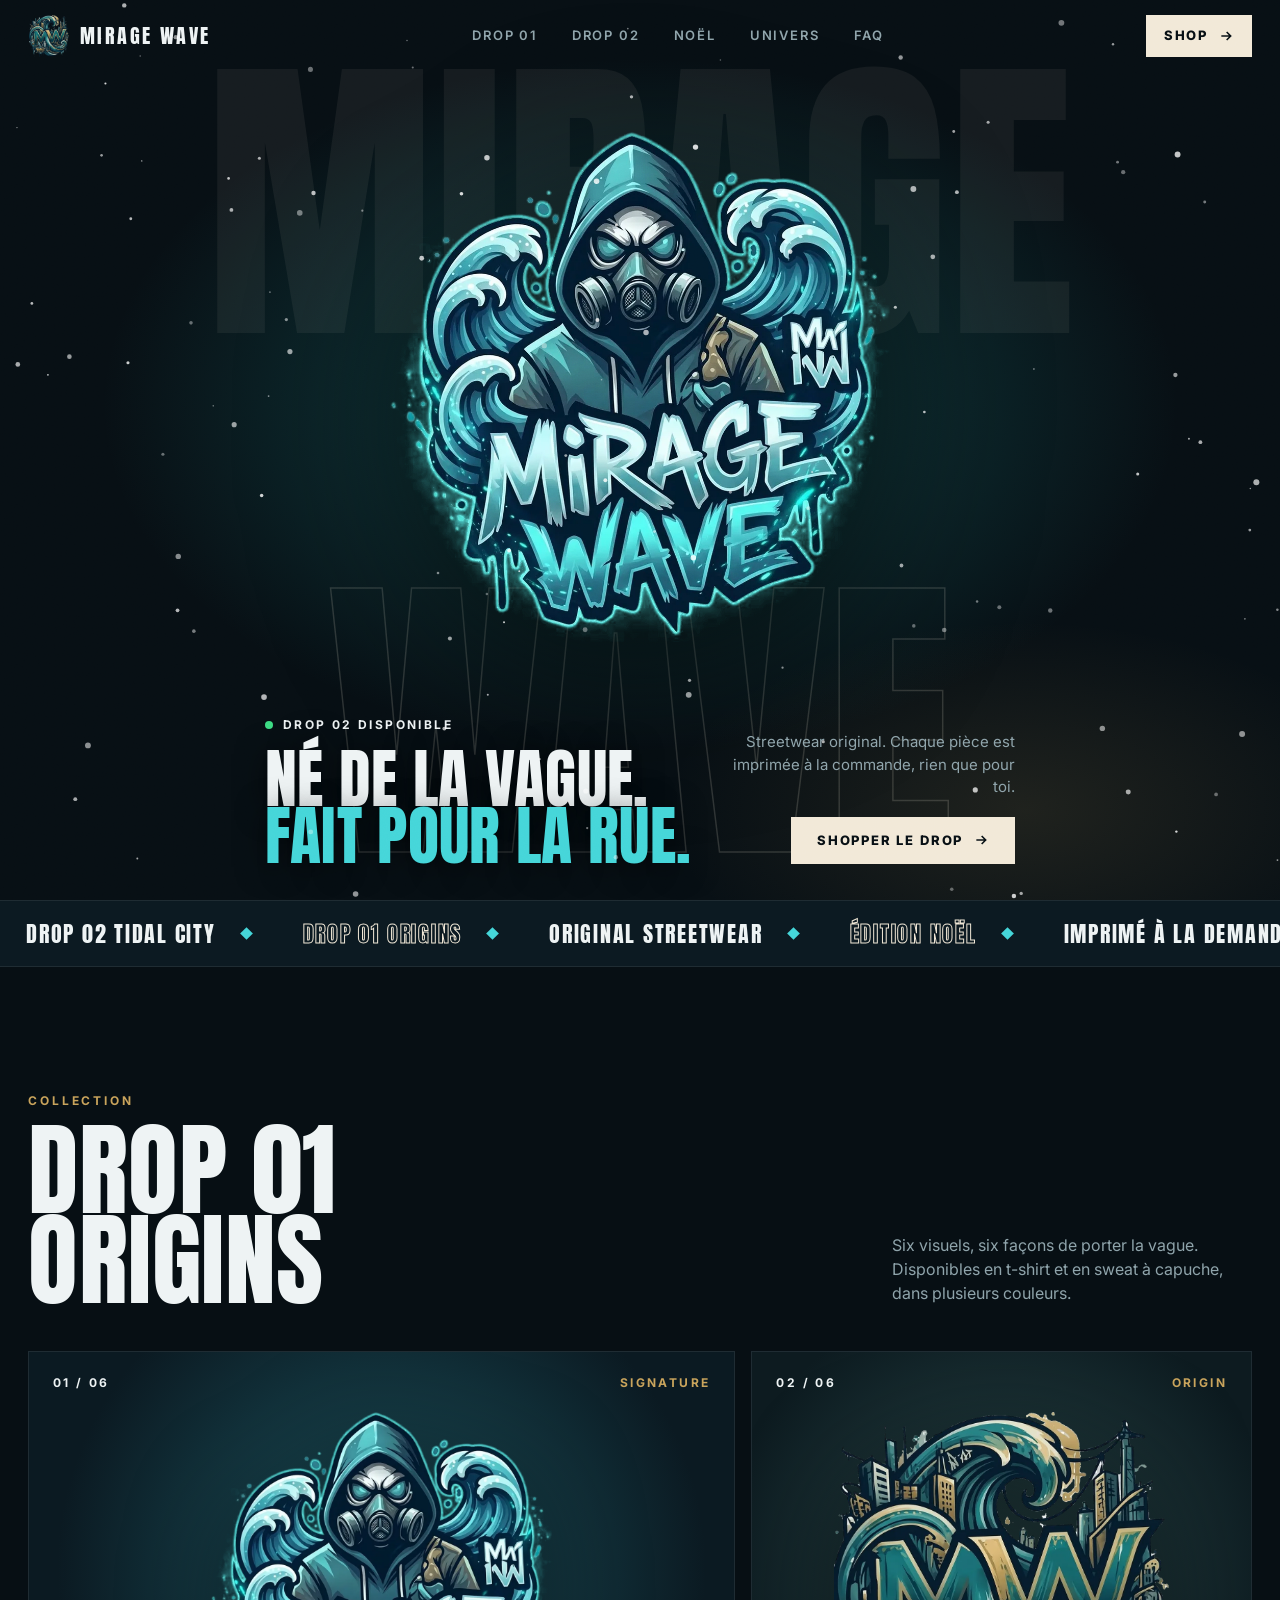
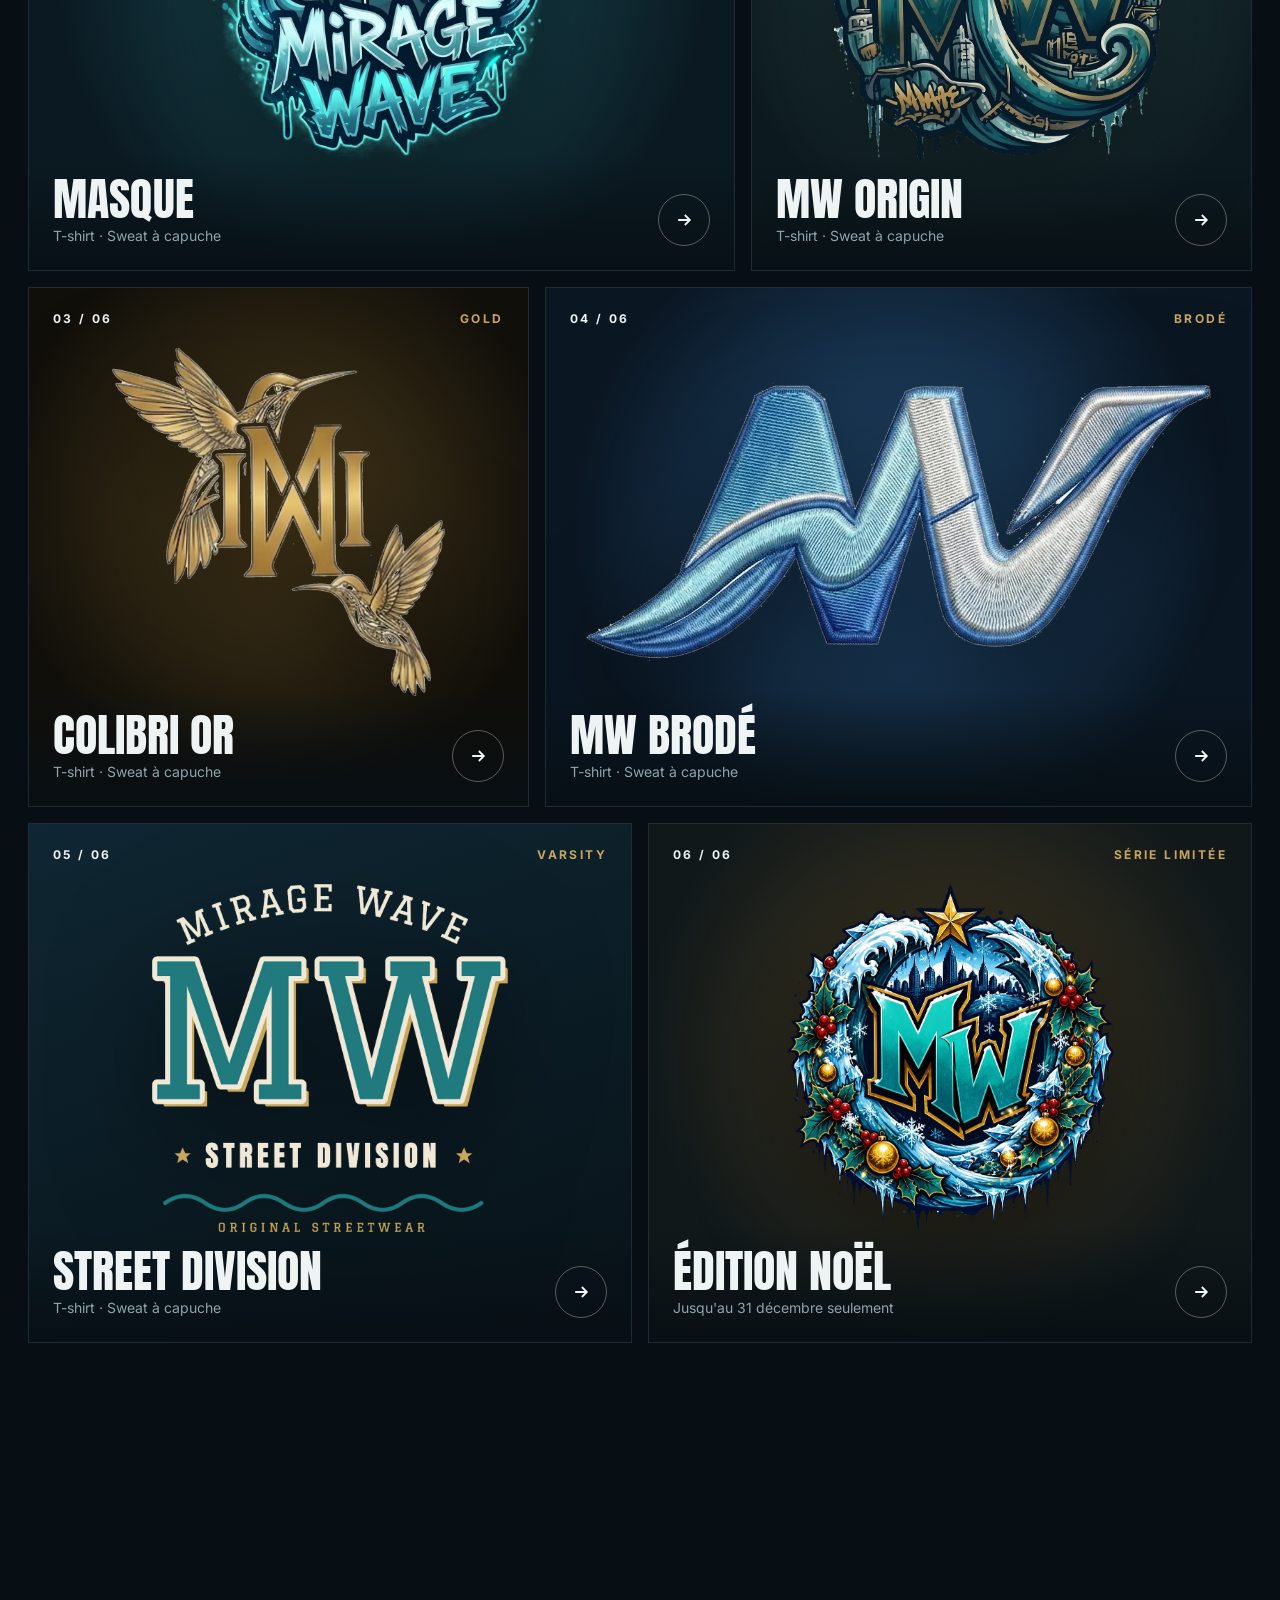
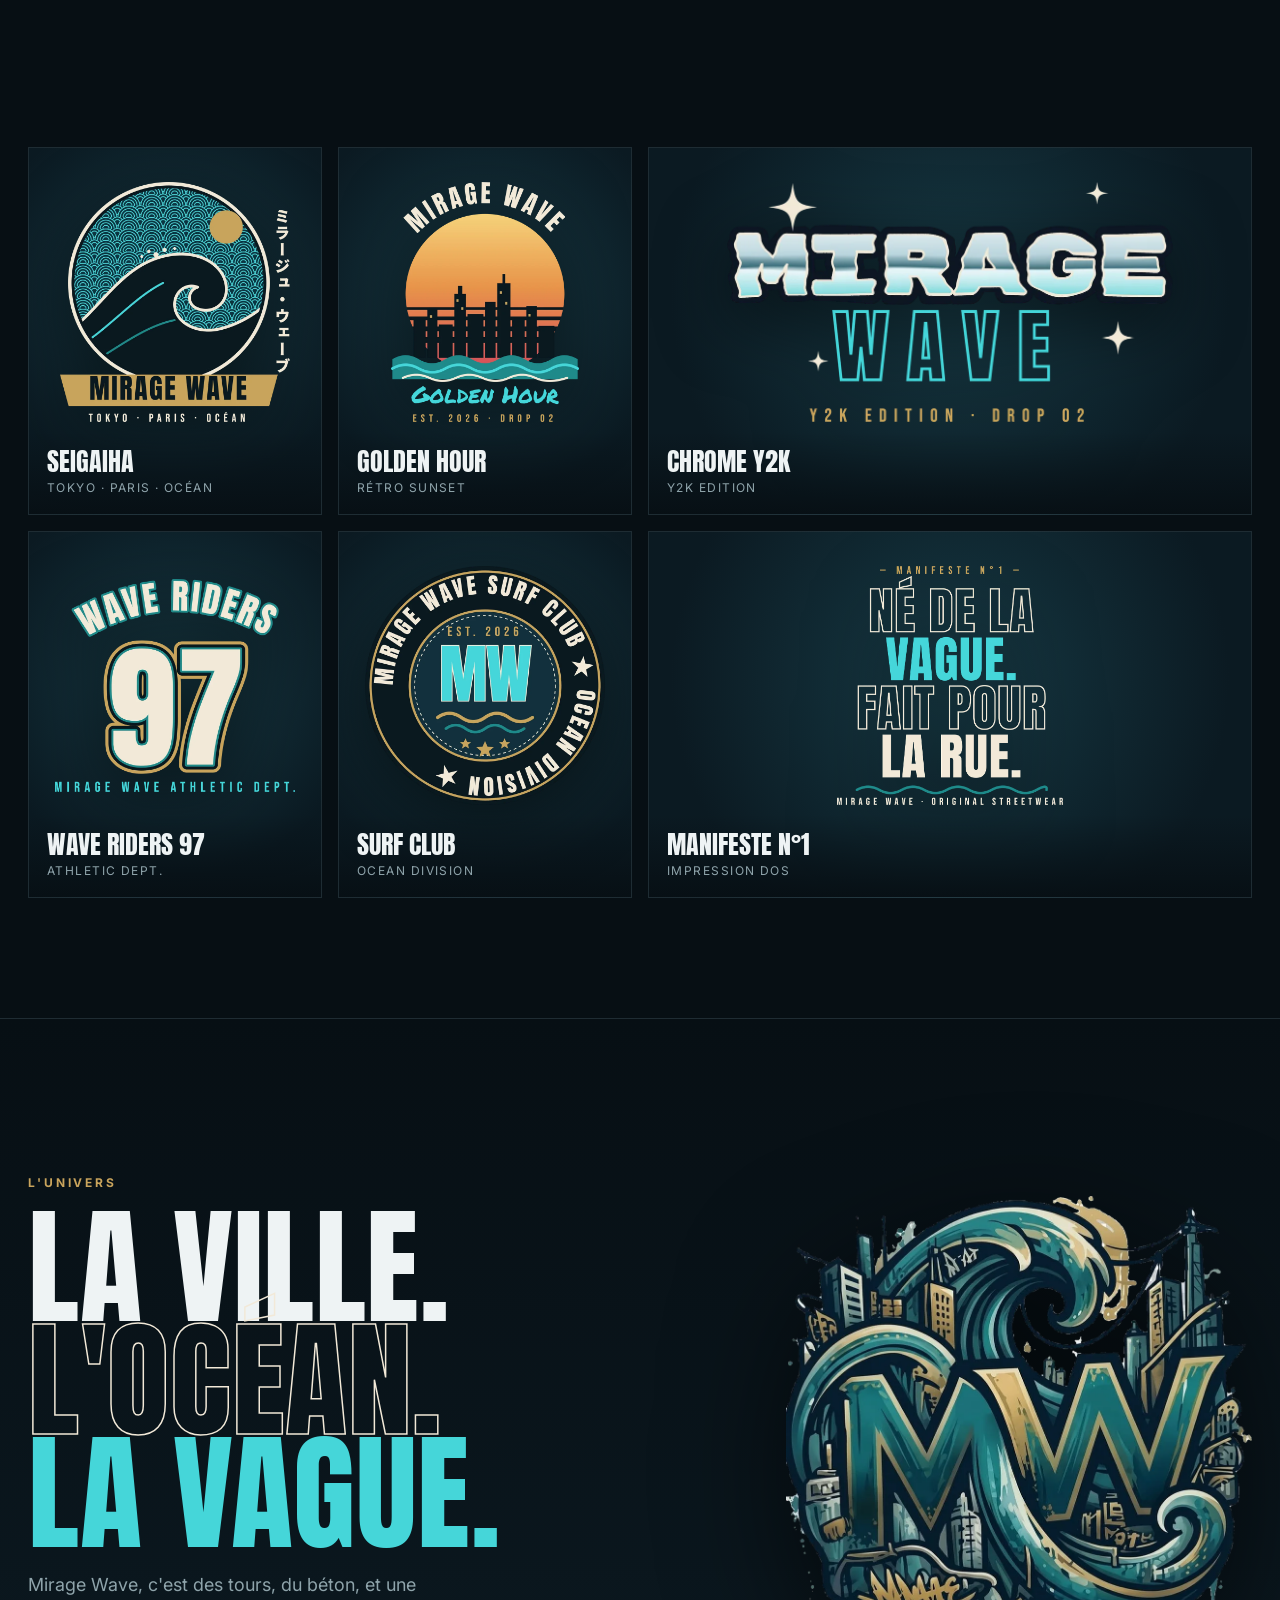
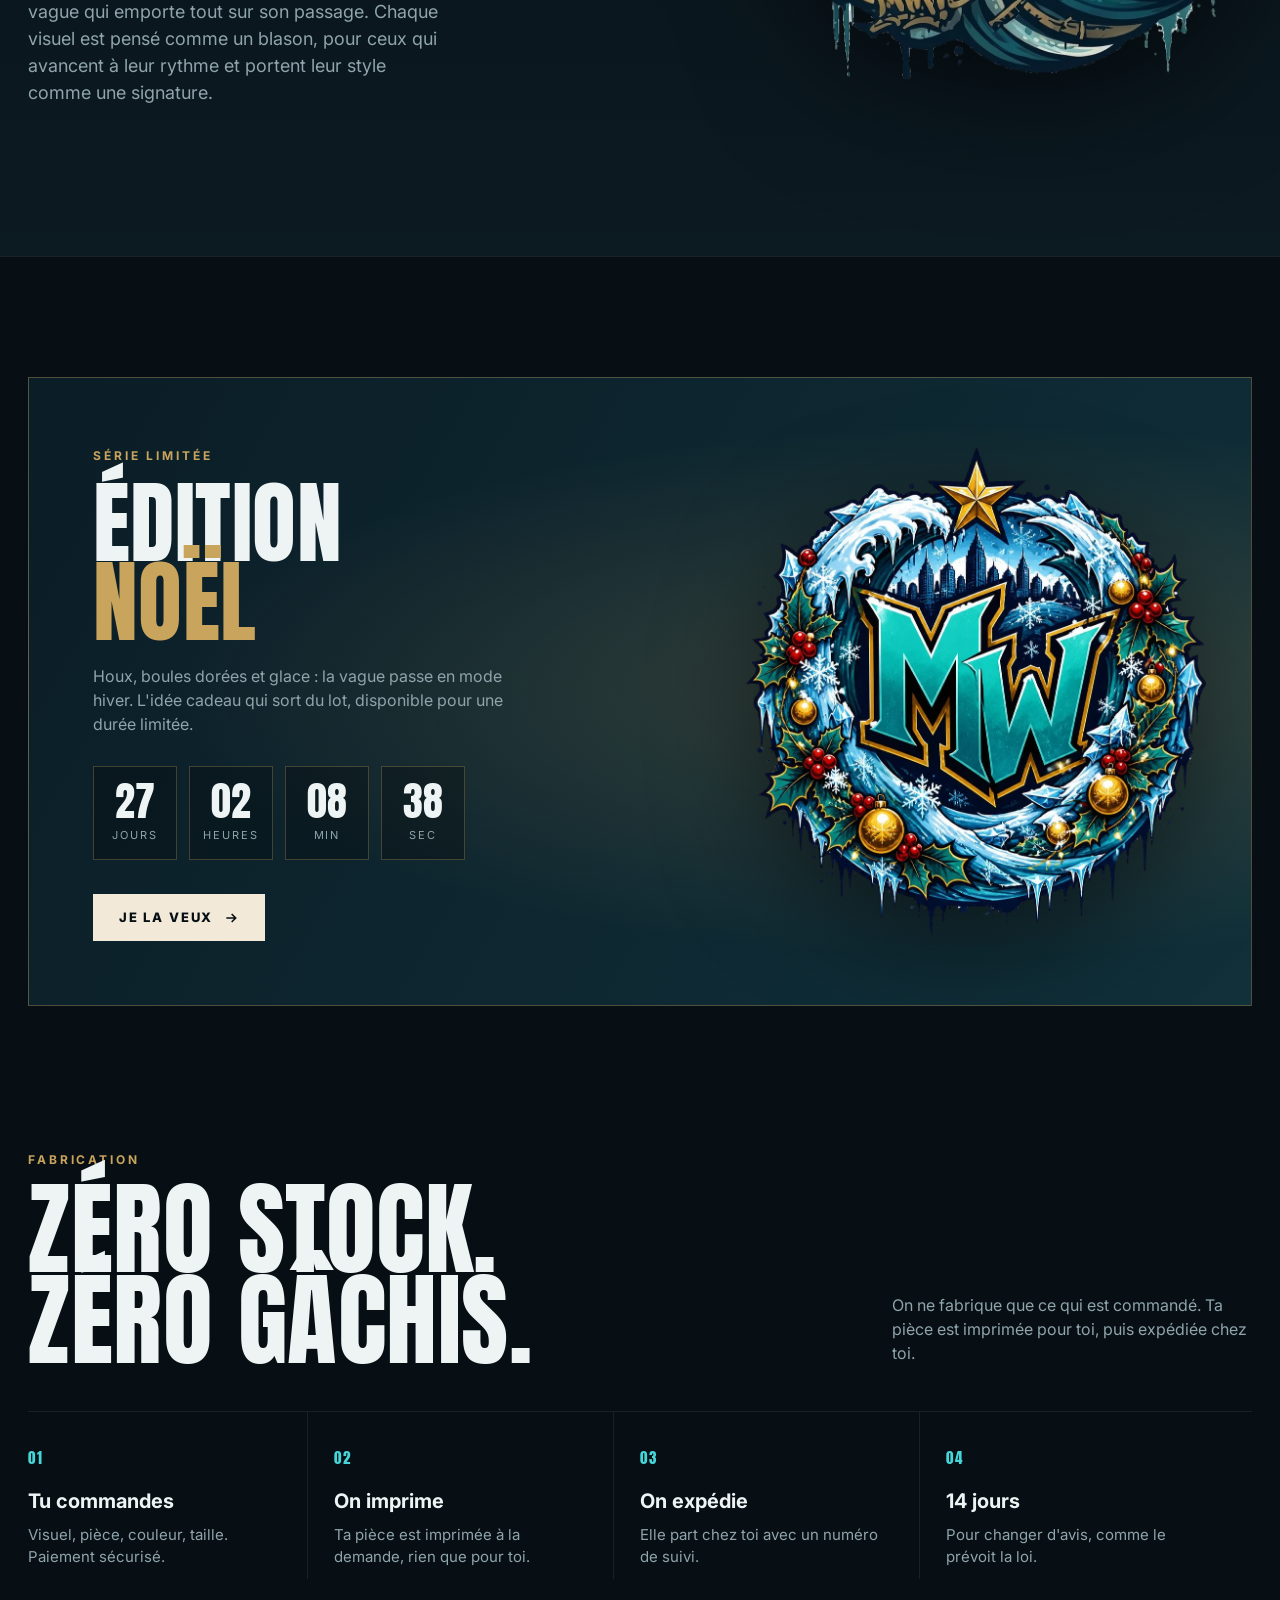
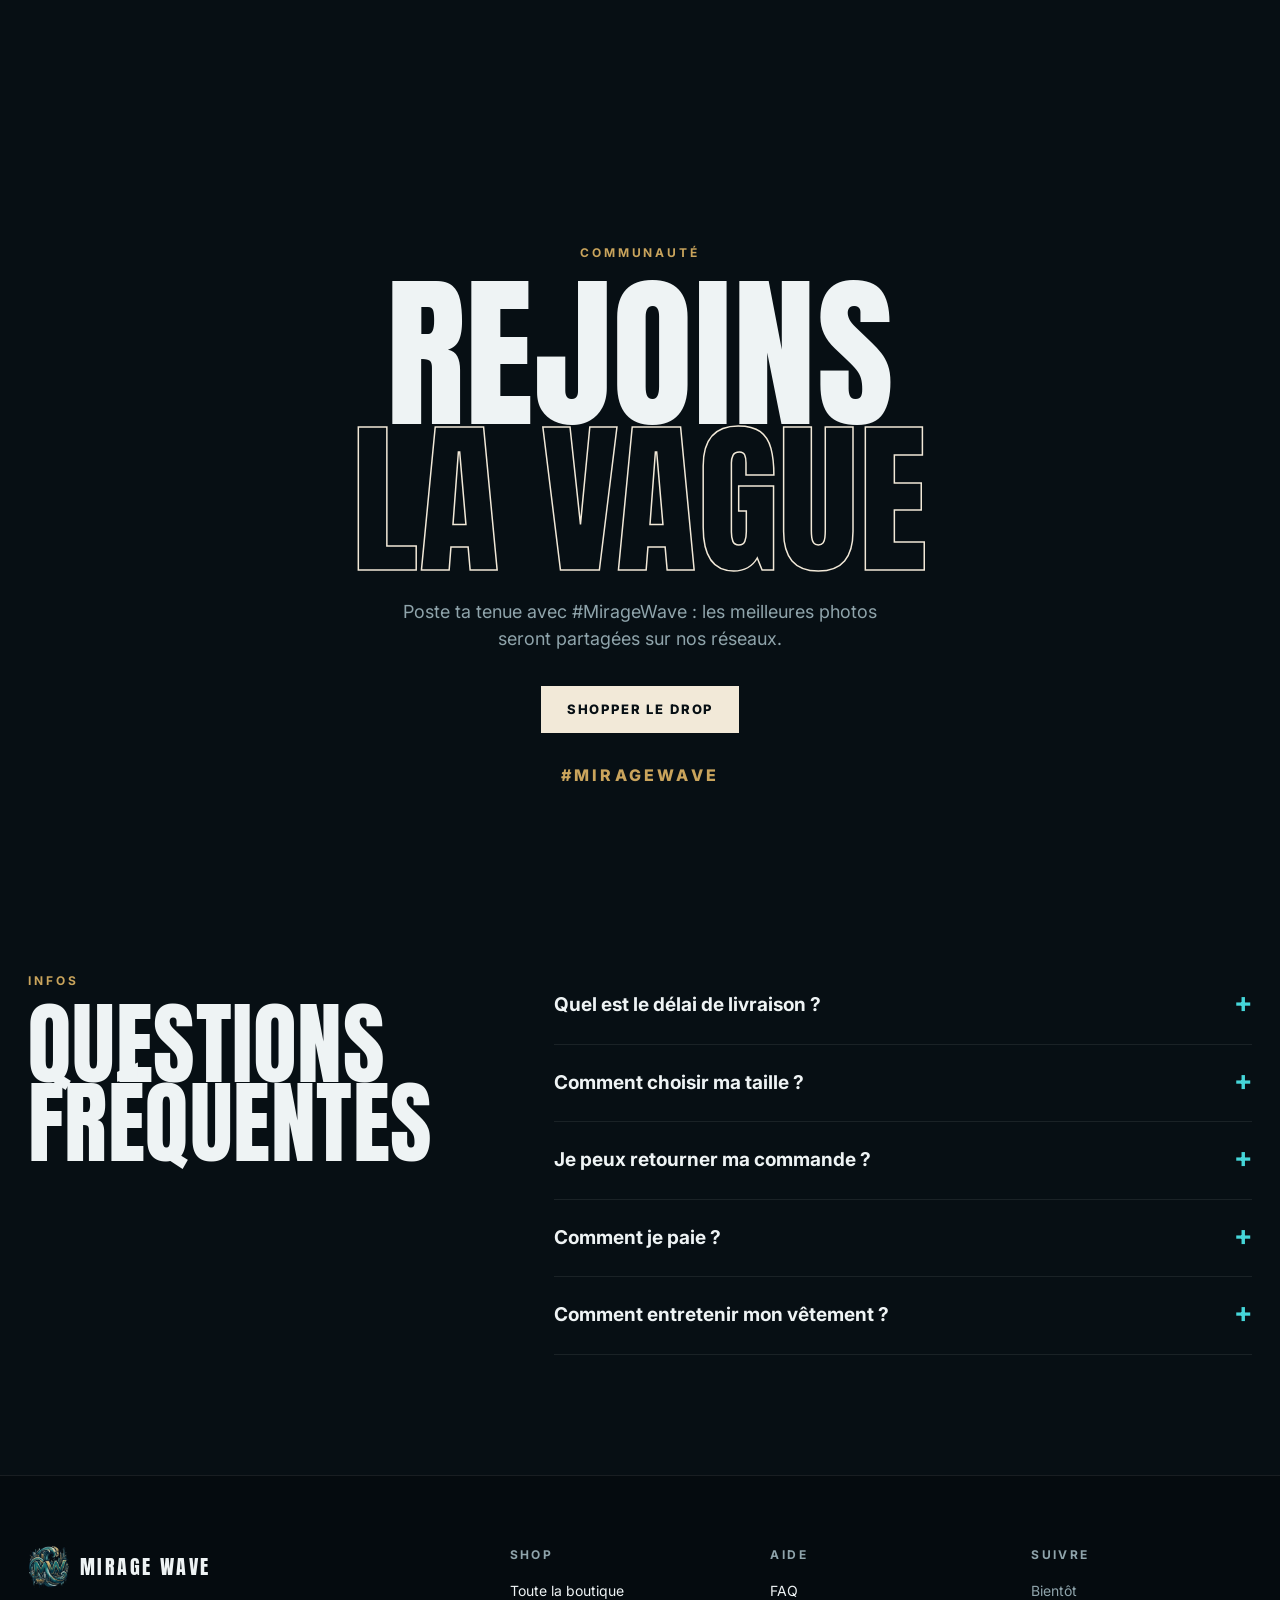
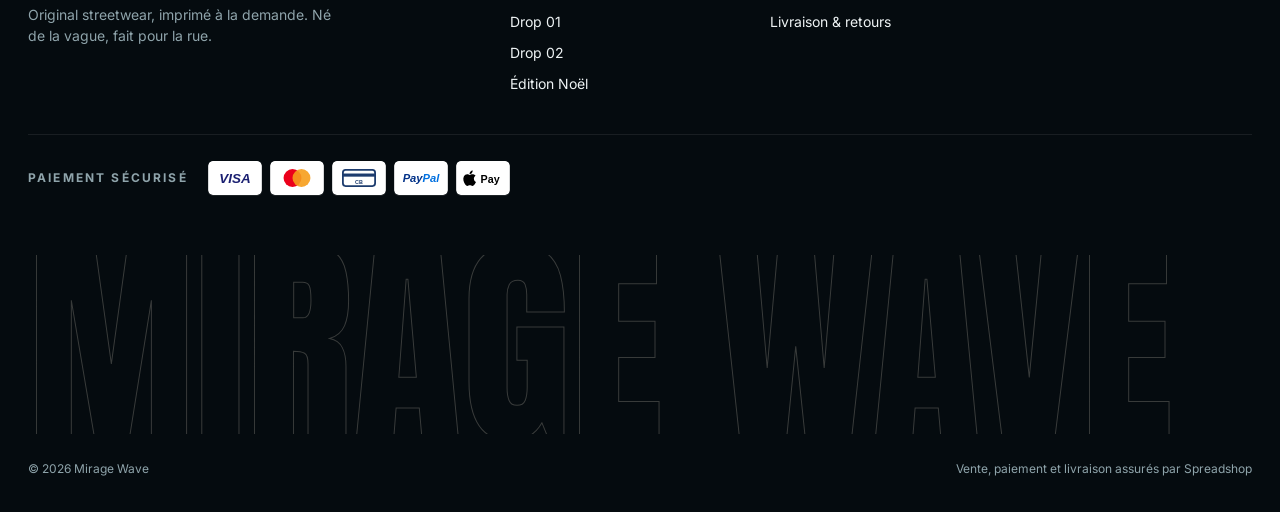
<file: index.html>
<!doctype html>
<html lang="fr">
<head>
<meta charset="utf-8">
<meta name="viewport" content="width=device-width, initial-scale=1">
<title>Mirage Wave — Streetwear original | T-shirts, sweats, casquettes</title>
<meta name="description" content="Mirage Wave, marque de streetwear française : t-shirts, sweats à capuche et casquettes aux visuels originaux, imprimés à la commande. promo d'ouverture en cours.">
<link rel="canonical" href="https://kartel97.github.io/mirage-wave/">
<meta name="theme-color" content="#070f14">
<meta property="og:type" content="website">
<meta property="og:site_name" content="Mirage Wave">
<meta property="og:locale" content="fr_FR">
<meta property="og:url" content="https://kartel97.github.io/mirage-wave/">
<meta property="og:title" content="Mirage Wave — Né de la vague. Fait pour la rue.">
<meta property="og:description" content="Streetwear original imprimé à la commande. Drop 02 « Tidal City » disponible, promo d'ouverture en cours.">
<meta property="og:image" content="https://kartel97.github.io/mirage-wave/img/og-image.jpg">
<meta property="og:image:width" content="1200"><meta property="og:image:height" content="630">
<meta name="twitter:card" content="summary_large_image">
<meta name="twitter:image" content="https://kartel97.github.io/mirage-wave/img/og-image.jpg">
<script type="application/ld+json">{"@context": "https://schema.org", "@type": "ClothingStore", "name": "Mirage Wave", "url": "https://kartel97.github.io/mirage-wave/", "logo": "https://kartel97.github.io/mirage-wave/img/mw-logo.webp", "image": "https://kartel97.github.io/mirage-wave/img/og-image.jpg", "description": "Marque de streetwear française : t-shirts, sweats à capuche et casquettes aux visuels originaux, imprimés à la commande.", "slogan": "Né de la vague. Fait pour la rue.", "priceRange": "€€", "sameAs": ["https://miragewave.myspreadshop.fr"]}</script>
<link rel="icon" href="img/favicon.png">
<link rel="preconnect" href="https://fonts.googleapis.com">
<link rel="preconnect" href="https://fonts.gstatic.com" crossorigin>
<link href="https://fonts.googleapis.com/css2?family=Anton&family=Inter:wght@400;500;600;700;800&display=swap" rel="stylesheet">
<link rel="stylesheet" href="style.css">
<style>
/* HERO */
.hero{position:relative;min-height:100svh;display:flex;flex-direction:column;justify-content:flex-end;overflow:hidden;padding:110px 0 36px;
  background:radial-gradient(ellipse 60% 55% at 50% 45%,rgba(31,138,138,.42),transparent 70%),radial-gradient(ellipse 40% 30% at 80% 90%,rgba(201,164,92,.12),transparent 70%),var(--ink)}
.hero-word{position:absolute;left:0;right:0;text-align:center;font-family:Anton,sans-serif;text-transform:uppercase;line-height:.8;font-size:clamp(110px,24vw,380px);white-space:nowrap;pointer-events:none;user-select:none}
.hero-word.top{top:9vh;color:rgba(242,233,216,.06)}
.hero-word.bot{bottom:6vh;color:transparent;-webkit-text-stroke:1.5px rgba(242,233,216,.16)}
.hero-art{position:absolute;left:50%;top:43%;width:min(500px,74vw,56vh);transform:translate(-50%,-50%);z-index:2}
.hero-art img{width:100%;filter:drop-shadow(0 40px 80px rgba(0,0,0,.65));animation:bob 7s ease-in-out infinite}
@keyframes bob{50%{transform:translateY(-14px) rotate(-.6deg)}}
.hero-foot{position:relative;z-index:3;display:flex;justify-content:space-between;align-items:flex-end;gap:24px}
.hero-foot h1{font-size:clamp(40px,5vw,72px);max-width:560px;text-shadow:0 4px 30px rgba(0,0,0,.6)}
.hero-foot h1 em{font-style:normal;color:var(--cyan)}
.hero-side{display:flex;flex-direction:column;align-items:flex-end;gap:18px;text-align:right}
.hero-side p{color:var(--muted);max-width:300px;font-size:15px}
.live{display:inline-flex;align-items:center;gap:10px;font-size:12px;font-weight:700;letter-spacing:.2em;text-transform:uppercase}
.live i{width:8px;height:8px;border-radius:50%;background:#3ddc84;box-shadow:0 0 0 0 rgba(61,220,132,.6);animation:ping 1.8s infinite}
@keyframes ping{70%{box-shadow:0 0 0 10px rgba(61,220,132,0)}100%{box-shadow:0 0 0 0 rgba(61,220,132,0)}}

/* DROP */
.sec{padding:120px 0}
.sec-head{display:flex;justify-content:space-between;align-items:flex-end;gap:30px;margin-bottom:46px;flex-wrap:wrap}
.sec-head h2{font-size:clamp(56px,8vw,128px)}
.sec-head p{color:var(--muted);max-width:360px}
.drop{display:grid;grid-template-columns:repeat(12,1fr);gap:16px}
.tile{position:relative;overflow:hidden;background:var(--ink-2);border:1px solid var(--line);display:flex;flex-direction:column;justify-content:space-between;min-height:520px;isolation:isolate}
.tile:nth-child(1){grid-column:span 7}
.tile:nth-child(2){grid-column:span 5}
.tile:nth-child(3){grid-column:span 5}
.tile:nth-child(4){grid-column:span 7}
.tile:nth-child(5),.tile:nth-child(6){grid-column:span 6}
.tile::before{content:"";position:absolute;inset:0;z-index:-1;background:var(--bg);transition:transform 1s var(--ease)}
.tile .art{position:absolute;inset:60px 40px 110px;display:flex;align-items:center;justify-content:center;z-index:-1}
.tile .art img{max-height:100%;max-width:100%;object-fit:contain;filter:drop-shadow(0 26px 50px rgba(0,0,0,.5));transition:transform .9s var(--ease)}
.tile:hover .art img{transform:scale(1.06) rotate(-1.5deg)}
.tile:hover::before{transform:scale(1.04)}
.tile-top{display:flex;justify-content:space-between;padding:22px 24px;font-size:12px;font-weight:700;letter-spacing:.2em;text-transform:uppercase}
.tile-top span:last-child{color:var(--gold)}
.tile-bot{display:flex;justify-content:space-between;align-items:flex-end;gap:16px;padding:24px;background:linear-gradient(to top,rgba(7,15,20,.92),transparent)}
.tile h3{font-family:Anton,sans-serif;font-weight:400;font-size:clamp(34px,3.6vw,52px);text-transform:uppercase;line-height:.9}
.tile .sub{color:var(--muted);font-size:14px;margin-top:6px}
.tile .go{flex:none;width:52px;height:52px;border-radius:50%;border:1.5px solid rgba(242,233,216,.35);display:flex;align-items:center;justify-content:center;transition:.3s var(--ease)}
.tile:hover .go{background:var(--cream);color:var(--ink);border-color:var(--cream);transform:rotate(-45deg)}
.tile .go svg{width:20px;height:20px}

/* MANIFESTE */
.manifest{position:relative;padding:150px 0;overflow:hidden;border-block:1px solid var(--line);background:linear-gradient(180deg,var(--ink),var(--ink-2))}
.manifest .grid{display:grid;grid-template-columns:1.2fr .8fr;gap:60px;align-items:center}
.manifest h2{font-size:clamp(64px,10vw,160px)}
.manifest h2 span{display:block}
.manifest h2 .o{color:transparent;-webkit-text-stroke:1.5px var(--cream)}
.manifest h2 .c{color:var(--cyan)}
.manifest p{color:var(--muted);font-size:18px;margin-top:22px;max-width:420px}
.manifest img{width:100%;max-width:470px;margin-left:auto;filter:drop-shadow(0 30px 60px rgba(0,0,0,.6))}

/* NOEL */
.noel{position:relative;overflow:hidden;border:1px solid rgba(201,164,92,.35);background:radial-gradient(ellipse at 78% 50%,rgba(201,164,92,.22),transparent 60%),linear-gradient(120deg,#0b1d26,#10303a);display:grid;grid-template-columns:1.1fr .9fr;align-items:center}
.noel .txt{padding:64px}
.noel h2{font-size:clamp(56px,7vw,110px);margin:18px 0 22px}
.noel h2 span{color:var(--gold)}
.noel p{color:var(--muted);max-width:430px;margin-bottom:30px}
.count{display:flex;gap:12px;margin-bottom:34px}
.count div{min-width:84px;padding:14px 10px;text-align:center;background:rgba(0,0,0,.28);border:1px solid rgba(201,164,92,.3)}
.count b{display:block;font-family:Anton,sans-serif;font-weight:400;font-size:40px;line-height:1}
.count small{font-size:11px;letter-spacing:.18em;text-transform:uppercase;color:var(--muted)}
.noel img{width:88%;max-width:460px;margin:40px auto;filter:drop-shadow(0 30px 50px rgba(0,0,0,.5));animation:bob 8s ease-in-out infinite}

/* PROCESS */
.steps{display:grid;grid-template-columns:repeat(4,1fr);border-top:1px solid var(--line)}
.step{padding:34px 26px 10px 0;border-right:1px solid var(--line);margin-right:26px}
.step:last-child{border-right:0}
.step b{font-family:Anton,sans-serif;font-weight:400;font-size:15px;color:var(--cyan);letter-spacing:.1em}
.step h3{font-size:20px;margin:16px 0 8px}
.step p{color:var(--muted);font-size:15px}

/* COMMUNAUTE */
.join{text-align:center;padding:140px 0;position:relative;overflow:hidden}
.join h2{font-size:clamp(70px,13vw,210px)}
.join h2 .o{color:transparent;-webkit-text-stroke:1.5px var(--cream)}
.join p{color:var(--muted);max-width:520px;margin:24px auto 34px;font-size:18px}
.join .row{display:flex;justify-content:center;gap:12px;flex-wrap:wrap}
.tagline{display:inline-block;margin-top:30px;font-weight:800;letter-spacing:.2em;color:var(--gold)}

/* FAQ */
.faq{display:grid;grid-template-columns:.8fr 1.2fr;gap:60px}
.faq h2{font-size:clamp(56px,7vw,100px)}
details{border-bottom:1px solid var(--line)}
summary{list-style:none;cursor:pointer;display:flex;justify-content:space-between;gap:20px;padding:24px 0;font-size:19px;font-weight:700}
summary::-webkit-details-marker{display:none}
summary::after{content:"+";font-size:28px;line-height:.8;color:var(--cyan);transition:transform .3s}
details[open] summary::after{transform:rotate(45deg)}
details p{color:var(--muted);padding:0 0 24px;max-width:620px}


/* DROP 02 */
.d2{display:grid;grid-template-columns:repeat(4,1fr);gap:16px}
.d2 .card{position:relative;background:radial-gradient(circle at 50% 40%,#173a45,#0b1a22 75%);border:1px solid var(--line);aspect-ratio:4/5;display:flex;flex-direction:column;justify-content:flex-end;overflow:hidden;transition:border-color .3s}
.d2 .card:hover{border-color:rgba(69,214,217,.5)}
.d2 .card img{position:absolute;inset:34px 26px 92px;width:calc(100% - 52px);height:calc(100% - 126px);object-fit:contain;filter:drop-shadow(0 18px 34px rgba(0,0,0,.5));transition:transform .8s var(--ease)}
.d2 .card:hover img{transform:scale(1.06)}
.d2 .card .lbl{position:relative;padding:16px 18px;background:linear-gradient(to top,rgba(7,15,20,.95),transparent)}
.d2 .card h3{font-family:Anton,sans-serif;font-weight:400;font-size:26px;text-transform:uppercase;line-height:1}
.d2 .card span{font-size:12px;color:var(--muted);letter-spacing:.12em;text-transform:uppercase}
.d2 .card.wide{grid-column:span 2;aspect-ratio:auto}
.d2 .soon{position:absolute;top:14px;right:14px;z-index:2;background:var(--gold);color:var(--ink);font-size:11px;font-weight:800;letter-spacing:.14em;text-transform:uppercase;padding:5px 10px}
@media (max-width:960px){.d2{grid-template-columns:repeat(2,1fr)}.d2 .card.wide{grid-column:span 2;aspect-ratio:8/5}}
@media (max-width:520px){.d2{gap:10px}.d2 .card h3{font-size:20px}.d2 .card img{inset:26px 14px 80px;width:calc(100% - 28px);height:calc(100% - 106px)}}

@media (max-width:960px){
  .tile{grid-column:span 12!important;min-height:440px}
  .manifest .grid,.noel,.faq{grid-template-columns:1fr}
  .manifest img{margin:0 auto}
  .steps{grid-template-columns:1fr 1fr}
  .step{border-right:0;margin-right:0;padding-right:10px}
}
@media (max-width:640px){
  .hero{padding-bottom:26px}
  .hero-art{top:42%;width:86vw}
  .hero-word.top{top:12vh}
  .hero-word.bot{bottom:30vh}
  .hero-foot{flex-direction:column;align-items:flex-start}
  .hero-side{align-items:flex-start;text-align:left}
  .sec{padding:80px 0}
  .tile{min-height:400px}
  .tile .art{inset:54px 20px 104px}
  .noel .txt{padding:36px 22px 0}
  .count div{min-width:0;flex:1}
  .count b{font-size:30px}
  .steps{grid-template-columns:1fr}
  .manifest{padding:90px 0}
  .join{padding:90px 0}
}
</style>
</head>
<body>

<header class="nav" id="nav">
  <div class="wrap">
    <a class="logo" href="index.html"><img src="img/mw-logo.webp" alt="">Mirage Wave</a>
    <nav class="menu">
      <a href="#drop">Drop 01</a>
      <a href="#drop2">Drop 02</a>
      <a href="#noel">Noël</a>
      <a href="#univers">Univers</a>
      <a href="#faq">FAQ</a>
    </nav>
    <a class="cta cta-light" href="boutique.html">Shop
      <svg viewBox="0 0 24 24" fill="none" stroke="currentColor" stroke-width="2.4"><path d="M5 12h14M13 6l6 6-6 6"/></svg></a>
  </div>
</header>

<!-- HERO -->
<section class="hero">
  <div class="hero-word top" aria-hidden="true">Mirage</div>
  <div class="hero-word bot" aria-hidden="true">Wave</div>
  <div class="hero-art"><img src="img/masque.webp" alt="Mirage Wave : personnage à capuche et masque au milieu des vagues"></div>
  <div class="wrap hero-foot">
    <div>
      <span class="live"><i></i>Drop 02 disponible</span>
      <h1 class="display" style="margin-top:16px">Né de la vague.<br><em>Fait pour la rue.</em></h1>
    </div>
    <div class="hero-side">
      <p>Streetwear original. Chaque pièce est imprimée à la commande, rien que pour toi.</p>
      <a class="cta cta-light" href="boutique.html">Shopper le drop
        <svg viewBox="0 0 24 24" fill="none" stroke="currentColor" stroke-width="2.4"><path d="M5 12h14M13 6l6 6-6 6"/></svg></a>
    </div>
  </div>
</section>

<div class="marquee" aria-hidden="true"><div class="track" id="marquee"></div></div>

<!-- DROP -->
<section class="sec" id="drop">
  <div class="wrap">
    <div class="sec-head rv">
      <div><span class="eyebrow">Collection</span><h2 class="display" style="margin-top:14px">Drop 01<br>Origins</h2></div>
      <p>Six visuels, six façons de porter la vague. Disponibles en t-shirt et en sweat à capuche, dans plusieurs couleurs.</p>
    </div>
    <div class="drop">
      <a class="tile rv" href="boutique.html" style="--bg:radial-gradient(circle at 50% 42%,#1d5560,#0b1a22 70%)">
        <div class="tile-top"><span>01 / 06</span><span>Signature</span></div>
        <div class="art"><img src="img/masque.webp" alt="Visuel Masque" loading="lazy"></div>
        <div class="tile-bot"><div><h3>Masque</h3><div class="sub">T-shirt · Sweat à capuche</div></div>
          <span class="go"><svg viewBox="0 0 24 24" fill="none" stroke="currentColor" stroke-width="2.2"><path d="M5 12h14M13 6l6 6-6 6"/></svg></span></div>
      </a>
      <a class="tile rv" href="boutique.html" style="--bg:radial-gradient(circle at 50% 42%,#2a4a4c,#0d1b20 72%)">
        <div class="tile-top"><span>02 / 06</span><span>Origin</span></div>
        <div class="art"><img src="img/mw-logo.webp" alt="Visuel MW Origin" loading="lazy"></div>
        <div class="tile-bot"><div><h3>MW Origin</h3><div class="sub">T-shirt · Sweat à capuche</div></div>
          <span class="go"><svg viewBox="0 0 24 24" fill="none" stroke="currentColor" stroke-width="2.2"><path d="M5 12h14M13 6l6 6-6 6"/></svg></span></div>
      </a>
      <a class="tile rv" href="boutique.html" style="--bg:radial-gradient(circle at 50% 42%,#4d3d1c,#110f0a 72%)">
        <div class="tile-top"><span>03 / 06</span><span>Gold</span></div>
        <div class="art"><img src="img/colibri.webp" alt="Visuel Colibri Or" loading="lazy"></div>
        <div class="tile-bot"><div><h3>Colibri Or</h3><div class="sub">T-shirt · Sweat à capuche</div></div>
          <span class="go"><svg viewBox="0 0 24 24" fill="none" stroke="currentColor" stroke-width="2.2"><path d="M5 12h14M13 6l6 6-6 6"/></svg></span></div>
      </a>
      <a class="tile rv" href="boutique.html" style="--bg:radial-gradient(circle at 50% 45%,#24507a,#0a1622 72%)">
        <div class="tile-top"><span>04 / 06</span><span>Brodé</span></div>
        <div class="art"><img src="img/brode.webp" alt="Visuel MW Brodé" loading="lazy"></div>
        <div class="tile-bot"><div><h3>MW Brodé</h3><div class="sub">T-shirt · Sweat à capuche</div></div>
          <span class="go"><svg viewBox="0 0 24 24" fill="none" stroke="currentColor" stroke-width="2.2"><path d="M5 12h14M13 6l6 6-6 6"/></svg></span></div>
      </a>
      <a class="tile rv" href="boutique.html" style="--bg:linear-gradient(160deg,#0f2733,#081218)">
        <div class="tile-top"><span>05 / 06</span><span>Varsity</span></div>
        <div class="art"><img src="img/street.webp" alt="Visuel Street Division" loading="lazy"></div>
        <div class="tile-bot"><div><h3>Street Division</h3><div class="sub">T-shirt · Sweat à capuche</div></div>
          <span class="go"><svg viewBox="0 0 24 24" fill="none" stroke="currentColor" stroke-width="2.2"><path d="M5 12h14M13 6l6 6-6 6"/></svg></span></div>
      </a>
      <a class="tile rv" href="#noel" style="--bg:radial-gradient(circle at 50% 42%,#4a3d22,#10181a 72%)">
        <div class="tile-top"><span>06 / 06</span><span>Série limitée</span></div>
        <div class="art"><img src="img/noel.webp" alt="Visuel Édition Noël" loading="lazy"></div>
        <div class="tile-bot"><div><h3>Édition Noël</h3><div class="sub">Jusqu'au 31 décembre seulement</div></div>
          <span class="go"><svg viewBox="0 0 24 24" fill="none" stroke="currentColor" stroke-width="2.2"><path d="M5 12h14M13 6l6 6-6 6"/></svg></span></div>
      </a>
    </div>
  </div>
</section>

<!-- DROP 02 -->
<section class="sec" id="drop2" style="padding-top:20px">
  <div class="wrap">
    <div class="sec-head rv">
      <div><span class="eyebrow">Nouveau</span><h2 class="display" style="margin-top:14px">Drop 02<br>Tidal City</h2></div>
      <p>Six nouveaux visuels entre Tokyo et la côte : vagues japonaises, soleil rétro, chrome Y2K et esprit varsity.</p>
    </div>
    <div class="d2">
      <a class="card rv" href="boutique.html"><img src="img/d2-seigaiha.webp" alt="Visuel Seigaiha" loading="lazy"><div class="lbl"><h3>Seigaiha</h3><span>Tokyo · Paris · Océan</span></div></a>
      <a class="card rv" href="boutique.html"><img src="img/d2-sunset.webp" alt="Visuel Golden Hour" loading="lazy"><div class="lbl"><h3>Golden Hour</h3><span>Rétro sunset</span></div></a>
      <a class="card rv wide" href="boutique.html"><img src="img/d2-chrome.webp" alt="Visuel Chrome Y2K" loading="lazy"><div class="lbl"><h3>Chrome Y2K</h3><span>Y2K Edition</span></div></a>
      <a class="card rv" href="boutique.html"><img src="img/d2-wave-riders.webp" alt="Visuel Wave Riders 97" loading="lazy"><div class="lbl"><h3>Wave Riders 97</h3><span>Athletic Dept.</span></div></a>
      <a class="card rv" href="boutique.html"><img src="img/d2-surf-club.webp" alt="Visuel Surf Club" loading="lazy"><div class="lbl"><h3>Surf Club</h3><span>Ocean Division</span></div></a>
      <a class="card rv wide" href="boutique.html"><img src="img/d2-manifeste.webp" alt="Visuel Manifeste N°1" loading="lazy"><div class="lbl"><h3>Manifeste N°1</h3><span>Impression dos</span></div></a>
    </div>
  </div>
</section>

<!-- MANIFESTE -->
<section class="manifest" id="univers">
  <div class="wrap grid">
    <div class="rv">
      <span class="eyebrow">L'univers</span>
      <h2 class="display" style="margin-top:18px"><span>La ville.</span><span class="o">L'océan.</span><span class="c">La vague.</span></h2>
      <p>Mirage Wave, c'est des tours, du béton, et une vague qui emporte tout sur son passage. Chaque visuel est pensé comme un blason, pour ceux qui avancent à leur rythme et portent leur style comme une signature.</p>
    </div>
    <img class="rv" src="img/mw-logo.webp" alt="Blason MW Mirage Wave" loading="lazy">
  </div>
</section>

<!-- NOEL -->
<section class="sec" id="noel">
  <div class="wrap">
    <div class="noel rv">
      <div class="txt">
        <span class="eyebrow">Série limitée</span>
        <h2 class="display">Édition<br><span>Noël</span></h2>
        <p>Houx, boules dorées et glace : la vague passe en mode hiver. L'idée cadeau qui sort du lot, disponible pour une durée limitée.</p>
        <div class="count" id="count">
          <div><b data-u="j">00</b><small>Jours</small></div>
          <div><b data-u="h">00</b><small>Heures</small></div>
          <div><b data-u="m">00</b><small>Min</small></div>
          <div><b data-u="s">00</b><small>Sec</small></div>
        </div>
        <a class="cta cta-light" href="boutique.html">Je la veux
          <svg viewBox="0 0 24 24" fill="none" stroke="currentColor" stroke-width="2.4"><path d="M5 12h14M13 6l6 6-6 6"/></svg></a>
      </div>
      <img src="img/noel.webp" alt="Visuel Mirage Wave édition Noël" loading="lazy">
    </div>
  </div>
</section>

<!-- PROCESS -->
<section class="sec" style="padding-top:20px">
  <div class="wrap">
    <div class="sec-head rv"><div><span class="eyebrow">Fabrication</span><h2 class="display" style="margin-top:14px">Zéro stock.<br>Zéro gâchis.</h2></div>
      <p>On ne fabrique que ce qui est commandé. Ta pièce est imprimée pour toi, puis expédiée chez toi.</p></div>
    <div class="steps rv">
      <div class="step"><b>01</b><h3>Tu commandes</h3><p>Visuel, pièce, couleur, taille. Paiement sécurisé.</p></div>
      <div class="step"><b>02</b><h3>On imprime</h3><p>Ta pièce est imprimée à la demande, rien que pour toi.</p></div>
      <div class="step"><b>03</b><h3>On expédie</h3><p>Elle part chez toi avec un numéro de suivi.</p></div>
      <div class="step"><b>04</b><h3>14 jours</h3><p>Pour changer d'avis, comme le prévoit la loi.</p></div>
    </div>
  </div>
</section>

<!-- COMMUNAUTE -->
<section class="join">
  <div class="wrap rv">
    <span class="eyebrow">Communauté</span>
    <h2 class="display" style="margin-top:18px">Rejoins<br><span class="o">la vague</span></h2>
    <p>Poste ta tenue avec #MirageWave : les meilleures photos seront partagées sur nos réseaux.</p>
    <div class="row" id="socials">
      <a class="cta cta-light" href="boutique.html">Shopper le drop</a>
    </div>
    <span class="tagline">#MIRAGEWAVE</span>
  </div>
</section>

<!-- FAQ -->
<section class="sec" id="faq" style="padding-top:40px">
  <div class="wrap faq">
    <div class="rv"><span class="eyebrow">Infos</span><h2 class="display" style="margin-top:14px">Questions<br>fréquentes</h2></div>
    <div class="rv">
      <details><summary>Quel est le délai de livraison ?</summary><p>Ta pièce est imprimée à la commande, puis expédiée avec suivi. Le délai exact et les frais de port s'affichent au moment de payer, selon ton adresse.</p></details>
      <details><summary>Comment choisir ma taille ?</summary><p>Chaque produit de la boutique a son guide des tailles avec les mesures en centimètres. Pour un style oversize, prends une taille au-dessus.</p></details>
      <details><summary>Je peux retourner ma commande ?</summary><p>Oui, tu as 14 jours après réception pour te rétracter. Une pièce abîmée ou mal imprimée est remplacée gratuitement.</p></details>
      <details><summary>Comment je paie ?</summary><p>Le paiement se fait sur notre boutique sécurisée, gérée par Spreadshop (groupe Spreadshirt) : carte bancaire, PayPal et autres moyens selon ton pays.</p></details>
      <details><summary>Comment entretenir mon vêtement ?</summary><p>Lave-le à l'envers à 30 °C maximum, évite le sèche-linge, et ne repasse jamais directement sur le visuel.</p></details>
    </div>
  </div>
</section>

<footer>
  <div class="wrap">
    <div class="fgrid">
      <div><a class="logo" href="index.html"><img src="img/mw-logo.webp" alt="">Mirage Wave</a>
        <p style="color:var(--muted);margin-top:16px;max-width:320px;font-size:14px">Original streetwear, imprimé à la demande. Né de la vague, fait pour la rue.</p></div>
      <div><h4>Shop</h4><ul><li><a href="boutique.html">Toute la boutique</a></li><li><a href="#drop">Drop 01</a></li><li><a href="#drop2">Drop 02</a></li><li><a href="#noel">Édition Noël</a></li></ul></div>
      <div><h4>Aide</h4><ul><li><a href="#faq">FAQ</a></li><li><a href="boutique.html">Livraison & retours</a></li></ul></div>
      <div><h4>Suivre</h4><ul id="fsocial"><li style="color:var(--muted)">Bientôt</li></ul></div>
    </div>
    <div class="pay"><span>Paiement sécurisé</span><div data-paiement></div></div>
    <div class="fbig" aria-hidden="true">Mirage Wave</div>
    <div class="legal"><span>© <span id="y"></span> Mirage Wave</span><span>Vente, paiement et livraison assurés par Spreadshop</span></div>
  </div>
</footer>

<script src="config.js"></script>
<script src="paiement.js"></script>
<script src="neige.js"></script>
<script>
// nav qui devient opaque au défilement
const nav = document.getElementById("nav");
const onScroll = () => nav.classList.toggle("solid", scrollY > 40);
addEventListener("scroll", onScroll, {passive:true}); onScroll();

// bandeau défilant
const mots = ["Drop 02 Tidal City","Drop 01 Origins","Original Streetwear","Édition Noël","Imprimé à la demande","Né de la vague","Fait pour la rue"];
const html = mots.map((m,i)=>`<span class="${i%2?"alt":""}">${m}</span>`).join("");
document.getElementById("marquee").innerHTML = html + html;

// apparitions au défilement
const io = new IntersectionObserver(es => es.forEach(e => { if(e.isIntersecting){ e.target.classList.add("in"); io.unobserve(e.target); } }), {threshold:.12});
document.querySelectorAll(".rv").forEach(el => io.observe(el));

// compte à rebours Noël
const fin = new Date(MW.finNoel).getTime();
const cells = {}; document.querySelectorAll("#count b").forEach(b => cells[b.dataset.u] = b);
function tick(){
  let d = Math.max(0, fin - Date.now()) / 1000;
  const v = {j:Math.floor(d/86400), h:Math.floor(d%86400/3600), m:Math.floor(d%3600/60), s:Math.floor(d%60)};
  for(const k in v) cells[k].textContent = String(v[k]).padStart(2,"0");
}
tick(); setInterval(tick, 1000);

// réseaux sociaux (affichés seulement s'ils sont renseignés)
const reseaux = [["Instagram",MW.instagram],["TikTok",MW.tiktok]].filter(r => r[1]);
if(reseaux.length){
  document.getElementById("fsocial").innerHTML = reseaux.map(([n,u]) => `<li><a href="${u}" target="_blank" rel="noopener">${n}</a></li>`).join("");
  document.getElementById("socials").insertAdjacentHTML("beforeend", reseaux.map(([n,u]) => `<a class="cta cta-line" href="${u}" target="_blank" rel="noopener">${n}</a>`).join(""));
}
document.getElementById("y").textContent = new Date().getFullYear();
</script>
</body>
</html>
</file>
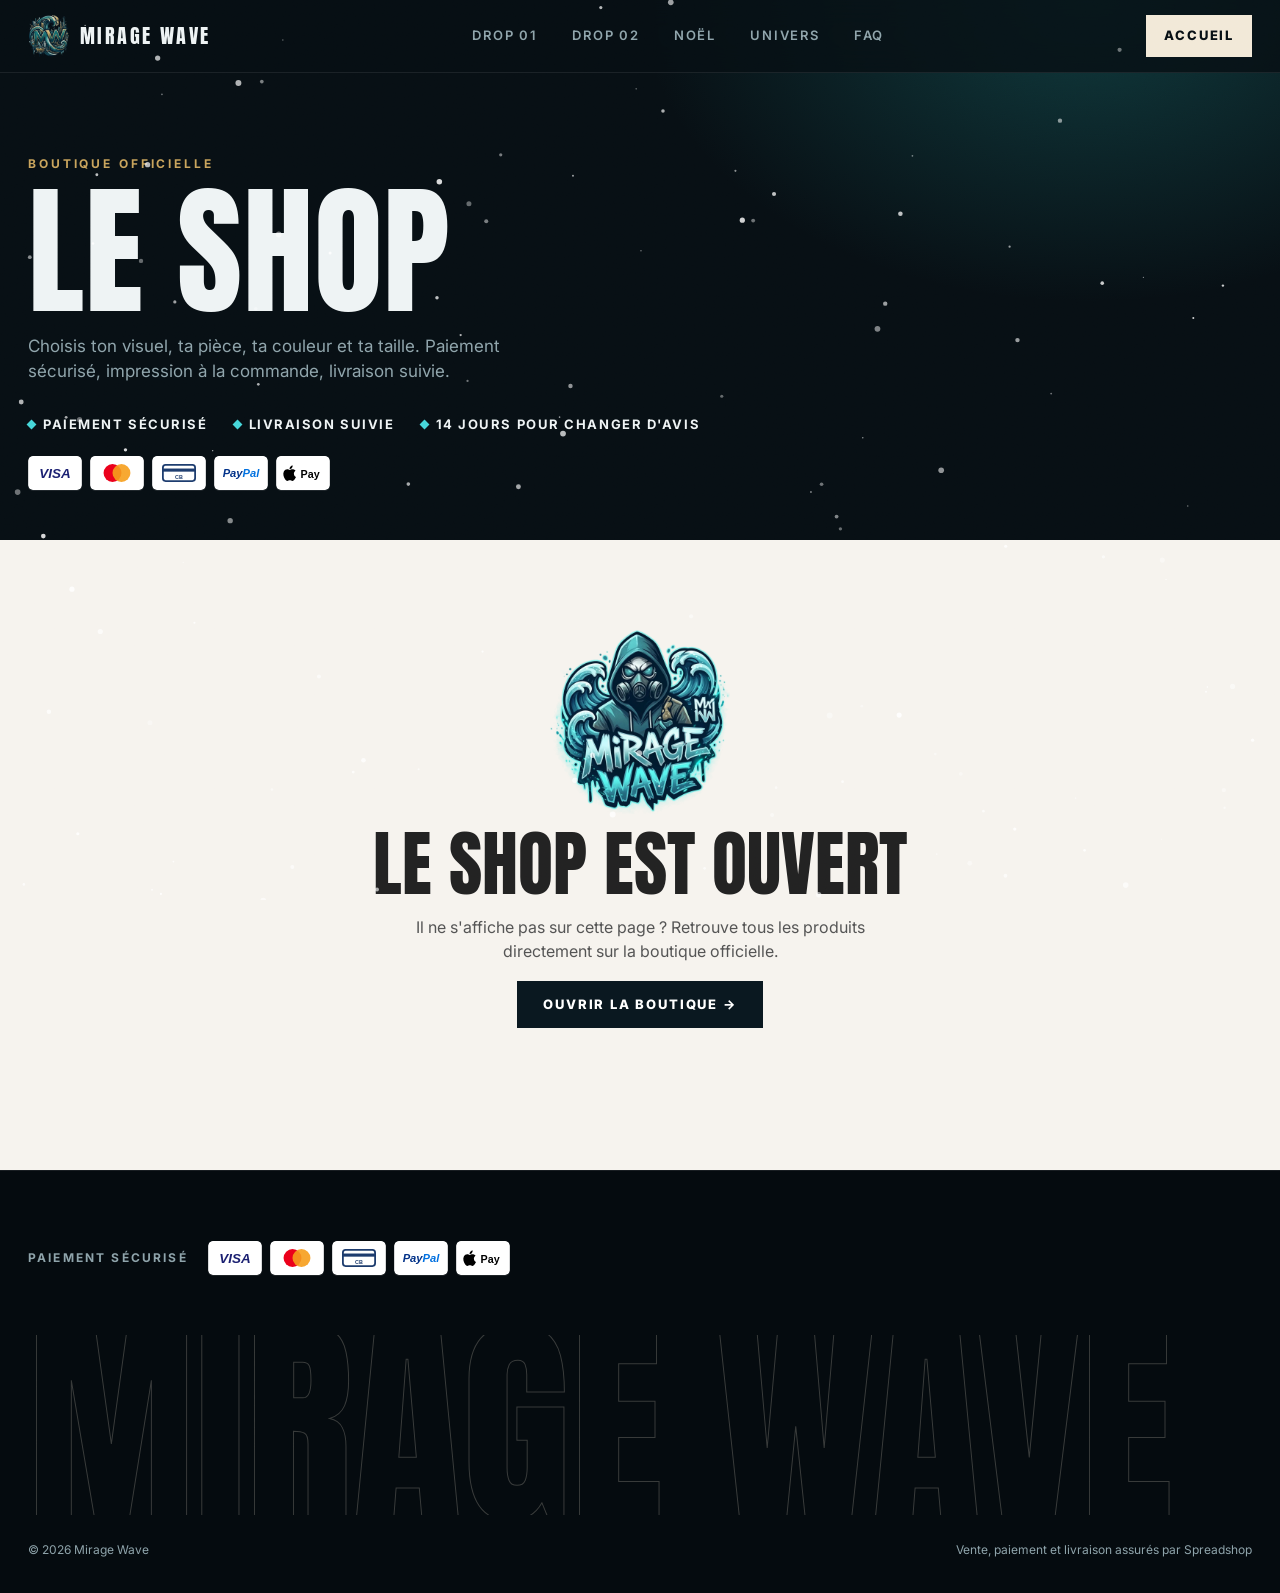
<file: boutique.html>
<!DOCTYPE html>
<html lang="fr">
<head>
<meta charset="utf-8">
<meta name="viewport" content="width=device-width, initial-scale=1">
<title>Boutique Mirage Wave — T-shirts, sweats et casquettes streetwear</title>
<meta name="description" content="Achète les t-shirts, sweats à capuche et casquettes Mirage Wave. Paiement sécurisé, impression à la commande, livraison suivie.">
<link rel="canonical" href="https://kartel97.github.io/mirage-wave/boutique.html">
<meta property="og:title" content="Boutique Mirage Wave">
<meta property="og:description" content="T-shirts, sweats et casquettes streetwear. Promo d'ouverture en cours.">
<meta property="og:image" content="https://kartel97.github.io/mirage-wave/img/og-image.jpg">
<meta name="twitter:card" content="summary_large_image">
<link rel="icon" href="img/favicon.png">
<link rel="preconnect" href="https://fonts.googleapis.com">
<link rel="preconnect" href="https://fonts.gstatic.com" crossorigin>
<link href="https://fonts.googleapis.com/css2?family=Anton&family=Inter:wght@400;500;600;700;800&display=swap" rel="stylesheet">
<link rel="stylesheet" href="style.css">
<style>
.shop-hero{padding:150px 0 50px;background:radial-gradient(ellipse 50% 80% at 85% 0%,rgba(31,138,138,.35),transparent 70%)}
.shop-hero h1{font-size:clamp(64px,11vw,170px)}
.shop-hero p{color:var(--muted);max-width:520px;margin-top:20px;font-size:17px}
.perks{display:flex;gap:26px;flex-wrap:wrap;margin-top:30px;font-size:13px;font-weight:700;letter-spacing:.12em;text-transform:uppercase}
.perks span{display:flex;align-items:center;gap:8px}
.perks span::before{content:"";width:7px;height:7px;background:var(--cyan);transform:rotate(45deg)}

/* La boutique Spreadshop est intégrée ici : fond clair pour que les produits ressortent */
.shop-frame{background:#f6f3ee;color:#111;min-height:70vh;font-family:Inter,system-ui,sans-serif}
#shop{max-width:1320px;margin:0 auto;padding:30px 16px 60px;font-family:Inter,system-ui,sans-serif}
.loading{display:flex;flex-direction:column;align-items:center;justify-content:center;gap:16px;min-height:50vh;color:#555;text-align:center}
.spin{width:38px;height:38px;border:3px solid #ddd;border-top-color:var(--teal);border-radius:50%;animation:spin 1s linear infinite}
@keyframes spin{to{transform:rotate(360deg)}}
.soon{display:none;flex-direction:column;align-items:center;text-align:center;gap:18px;padding:90px 20px;color:#222}
.soon h2{font-family:Anton,sans-serif;font-weight:400;text-transform:uppercase;font-size:clamp(40px,6vw,72px);line-height:.9}
.soon p{color:#555;max-width:460px}
.soon img{width:180px}
.soon .cta{background:#0a1820;color:#fff}
</style>
</head>
<body>

<header class="nav solid" id="nav">
  <div class="wrap">
    <a class="logo" href="index.html"><img src="img/mw-logo.webp" alt="">Mirage Wave</a>
    <nav class="menu">
      <a href="index.html#drop">Drop 01</a>
      <a href="index.html#drop2">Drop 02</a>
      <a href="index.html#noel">Noël</a>
      <a href="index.html#univers">Univers</a>
      <a href="index.html#faq">FAQ</a>
    </nav>
    <a class="cta cta-light" href="index.html">Accueil</a>
  </div>
</header>

<section class="shop-hero">
  <div class="wrap">
    <span class="eyebrow">Boutique officielle</span>
    <h1 class="display" style="margin-top:16px">Le shop</h1>
    <p>Choisis ton visuel, ta pièce, ta couleur et ta taille. Paiement sécurisé, impression à la commande, livraison suivie.</p>
    <div class="perks"><span>Paiement sécurisé</span><span>Livraison suivie</span><span>14 jours pour changer d'avis</span></div>
    <div class="pay" style="border:0;padding-top:0;margin-top:22px"><div data-paiement></div></div>
  </div>
</section>

<main class="shop-frame">
  <div id="shop"><div class="loading"><div class="spin"></div>Chargement de la boutique…</div></div>
  <div class="soon" id="soon">
    <img src="img/masque.webp" alt="">
    <h2>Le shop est ouvert</h2>
    <p>Il ne s'affiche pas sur cette page ? Retrouve tous les produits directement sur la boutique officielle.</p>
    <a class="cta" id="lien-shop" href="https://miragewave.myspreadshop.fr" target="_blank" rel="noopener">Ouvrir la boutique →</a>
  </div>
</main>

<footer>
  <div class="wrap">
    <div class="pay" style="margin-top:0;border:0;padding-top:0"><span>Paiement sécurisé</span><div data-paiement></div></div>
    <div class="fbig" aria-hidden="true">Mirage Wave</div>
    <div class="legal"><span>© <span id="y"></span> Mirage Wave</span><span>Vente, paiement et livraison assurés par Spreadshop</span></div>
  </div>
</footer>

<script src="config.js"></script>
<script src="paiement.js"></script>
<script src="neige.js"></script>
<script>
var spread_shop_config = {
  shopName: MW.shopName,
  prefix: MW.shopUrl,
  baseId: "shop",
  locale: "fr_FR",
};
document.getElementById("y").textContent = new Date().getFullYear();

document.getElementById("lien-shop").href = MW.shopUrl;

// Si la boutique ne se charge pas ici, on propose le lien direct vers Spreadshop
const zoneShop = document.getElementById("shop");
const secours = document.getElementById("soon");
function boutiqueVide(){
  // la boutique remplace le message de chargement (souvent par un iframe)
  return !zoneShop.querySelector("iframe") && !!zoneShop.querySelector(".loading");
}
function montrerSecours(){
  zoneShop.style.display = "none";
  secours.style.display = "flex";
}
// chargement lent : si la boutique finit par arriver, elle reprend sa place
new MutationObserver(() => {
  if(!boutiqueVide()){
    secours.style.display = "none";
    zoneShop.style.display = "";
  }
}).observe(zoneShop, {childList:true, subtree:true});
const s = document.createElement("script");
s.src = MW.shopScript;
s.onerror = montrerSecours;
document.body.appendChild(s);
setTimeout(() => { if(boutiqueVide()) montrerSecours(); }, 9000);
</script>
</body>
</html>
</file>
<file: style.css>
:root{
  --ink:#070f14; --ink-2:#0c1a22; --ink-3:#12262f;
  --teal:#1f8a8a; --cyan:#45d6d9; --gold:#c9a45c; --cream:#f2e9d8;
  --text:#eef3f4; --muted:#8fa4ab; --line:rgba(255,255,255,.08);
  --ease:cubic-bezier(.2,.7,.2,1);
}
*{box-sizing:border-box;margin:0;padding:0}
html{scroll-behavior:smooth}
body{background:var(--ink);color:var(--text);font-family:Inter,system-ui,sans-serif;line-height:1.5;-webkit-font-smoothing:antialiased;overflow-x:hidden}
img{max-width:100%;display:block}
a{color:inherit;text-decoration:none}
button{font:inherit;color:inherit;background:none;border:0;cursor:pointer}
.wrap{max-width:1320px;margin:0 auto;padding:0 28px}
.display{font-family:Anton,Impact,sans-serif;font-weight:400;text-transform:uppercase;line-height:.88;letter-spacing:.005em}
.eyebrow{font-size:12px;font-weight:700;letter-spacing:.24em;text-transform:uppercase;color:var(--gold)}

/* grain */
body::after{content:"";position:fixed;inset:0;pointer-events:none;z-index:100;opacity:.07;mix-blend-mode:overlay;
  background-image:url("data:image/svg+xml,%3Csvg xmlns='http://www.w3.org/2000/svg' width='160' height='160'%3E%3Cfilter id='n'%3E%3CfeTurbulence type='fractalNoise' baseFrequency='.9' numOctaves='3' stitchTiles='stitch'/%3E%3C/filter%3E%3Crect width='100%25' height='100%25' filter='url(%23n)'/%3E%3C/svg%3E")}

/* nav */
.nav{position:fixed;top:0;left:0;right:0;z-index:50;transition:background .3s,border-color .3s;border-bottom:1px solid transparent}
.nav.solid{background:rgba(7,15,20,.82);backdrop-filter:blur(14px);-webkit-backdrop-filter:blur(14px);border-color:var(--line)}
.nav .wrap{display:flex;align-items:center;justify-content:space-between;height:72px}
.logo{display:flex;align-items:center;gap:10px;font-family:Anton,sans-serif;font-size:20px;letter-spacing:.12em;text-transform:uppercase}
.logo img{width:42px;height:42px;object-fit:contain}
.menu{display:flex;gap:34px;font-size:13px;font-weight:600;letter-spacing:.14em;text-transform:uppercase}
.menu a{color:var(--muted);transition:color .2s}
.menu a:hover,.menu a.on{color:var(--text)}
.cta{display:inline-flex;align-items:center;gap:10px;padding:14px 26px;font-size:13px;font-weight:800;letter-spacing:.14em;text-transform:uppercase;border-radius:0;transition:transform .2s var(--ease),background .2s,color .2s}
.cta-light{background:var(--cream);color:var(--ink)}
.cta-light:hover{background:var(--cyan)}
.cta-line{border:1.5px solid rgba(242,233,216,.4)}
.cta-line:hover{border-color:var(--cream);background:rgba(255,255,255,.04)}
.cta:active{transform:scale(.97)}
.cta svg{width:16px;height:16px;transition:transform .2s}
.cta:hover svg{transform:translateX(4px)}
.nav .cta{padding:11px 18px}

/* marquee */
.marquee{overflow:hidden;border-block:1px solid var(--line);background:var(--ink-2);white-space:nowrap}
.marquee .track{display:inline-flex;animation:slide 32s linear infinite}
.marquee span{font-family:Anton,sans-serif;font-size:22px;letter-spacing:.08em;text-transform:uppercase;padding:16px 26px;display:inline-flex;align-items:center;gap:26px}
.marquee span::after{content:"";width:9px;height:9px;background:var(--cyan);transform:rotate(45deg)}
.marquee .alt{color:transparent;-webkit-text-stroke:1px var(--cream)}
@keyframes slide{to{transform:translateX(-50%)}}

/* reveal */
.rv{opacity:0;transform:translateY(40px);transition:opacity .9s var(--ease),transform .9s var(--ease)}
.rv.in{opacity:1;transform:none}

footer{border-top:1px solid var(--line);padding:70px 0 34px;background:#050b0f}
.fgrid{display:grid;grid-template-columns:2fr 1fr 1fr 1fr;gap:40px}
.fgrid h4{font-size:12px;letter-spacing:.2em;text-transform:uppercase;margin-bottom:16px;color:var(--muted)}
.fgrid ul{list-style:none;display:grid;gap:10px;font-size:14px}
.fgrid a:hover{color:var(--cyan)}
.fbig{font-family:Anton,sans-serif;font-size:clamp(70px,17.5vw,300px);line-height:.8;text-transform:uppercase;color:transparent;-webkit-text-stroke:1px rgba(242,233,216,.22);margin-top:60px;white-space:nowrap;overflow:hidden}
.legal{display:flex;justify-content:space-between;gap:16px;flex-wrap:wrap;font-size:12px;color:var(--muted);margin-top:26px}

.pay{display:flex;align-items:center;gap:14px;flex-wrap:wrap;margin-top:40px;padding-top:26px;border-top:1px solid var(--line)}
.pay>span{font-size:12px;font-weight:700;letter-spacing:.18em;text-transform:uppercase;color:var(--muted);margin-right:6px;display:flex;align-items:center;gap:8px}
.pay [data-paiement]{display:flex;gap:8px;flex-wrap:wrap}
.paylogo{display:block;width:54px;height:34px;border-radius:5px;overflow:hidden;box-shadow:0 1px 0 rgba(255,255,255,.1)}
.paylogo svg{width:100%;height:100%;display:block}

.toast{position:fixed;left:50%;bottom:26px;transform:translate(-50%,30px);opacity:0;pointer-events:none;background:var(--cream);color:var(--ink);padding:14px 22px;font-weight:700;font-size:14px;z-index:120;transition:.35s var(--ease);max-width:calc(100% - 32px)}
.toast.show{opacity:1;transform:translate(-50%,0)}

@media (max-width:860px){
  .wrap{padding:0 16px}
  .menu{display:none}
  .fgrid{grid-template-columns:1fr 1fr}
  .fgrid>div:first-child{grid-column:1/-1}
}
@media (prefers-reduced-motion:reduce){*,*::before{animation:none!important;transition:none!important}.rv{opacity:1;transform:none}}
</file>
